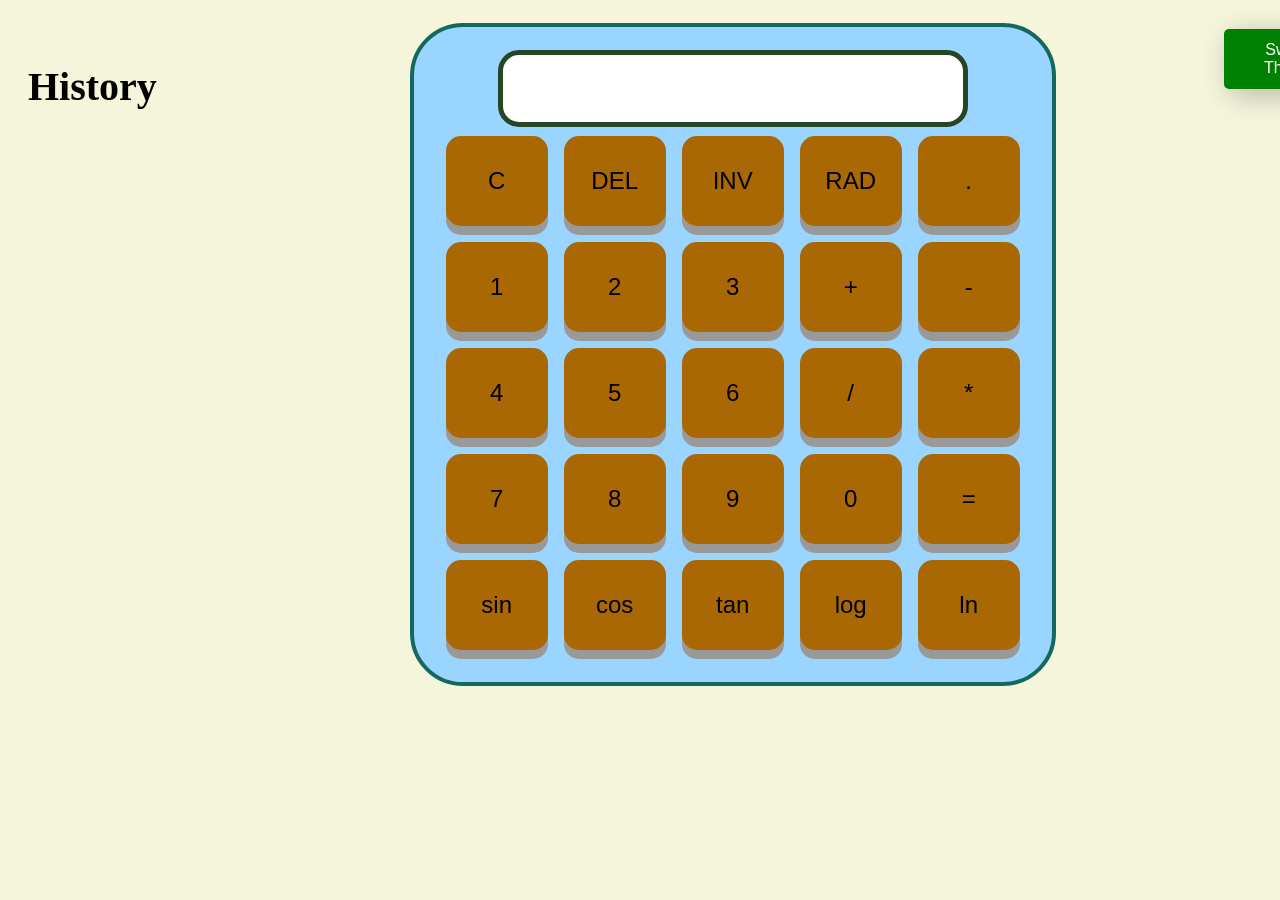
<file: 64. Advance Calculator/index.html>
<!DOCTYPE html>
<html lang="en">
<head>
    <meta charset="UTF-8">
    <meta http-equiv="X-UA-Compatible" content="IE=edge">
    <meta name="viewport" content="width=device-width, initial-scale=1.0">
    <link rel="stylesheet" href="style.css">
    <title>Calculator</title>
</head>
<body>
    <div id="TopSection">
        <p></p>
    </div>
    <div id="MainSection">
        <div>
            <p class="h1a">History</p>
        <ul id="history">
        </ul>
        </div>
        <div class="calculator" id="calc" value="light">
        
        
            <input class="input" type="text">
        
        <table>
        <tr>
        <td><button class="button">C</button></td>
        <td><button class="button">DEL</button></td>
        <td><button class="button" id="inv">INV</button></td>
        <td><button class="button" id="angle">RAD</button></td>
        <td><button class="button">.</button></td>
        </tr>
        <tr>
            <td><button class="button">1</button></td>
            <td><button class="button">2</button></td>
            <td><button class="button">3</button></td>
            <td><button class="button">+</button></td>
            <td><button class="button">-</button></td>
        </tr>
        <tr>
            <td><button class="button">4</button></td>
            <td><button class="button">5</button></td>
            <td><button class="button">6</button></td>
            <td><button class="button">/</button></td>
            <td><button class="button">*</button></td>
            </tr>
            <tr>
                <td><button class="button">7</button></td>
                <td><button class="button">8</button></td>
                <td><button class="button">9</button></td>
                <td><button class="button">0</button></td>
                <td><button class="button">=</button></td>
            </tr>
            <tr>
                <td><button class="button" id="sin">sin</button></td>
                <td><button class="button" id="cos">cos</button></td>
                <td><button class="button" id="tan">tan</button></td>
                <td><button class="button">log</button></td>
                <td><button class="button">ln</button></td>
            </tr>
        </table>
        </div>
        <div>
            <button onclick="toggle()" class="switch">Switch Theme</button>
            </div>
    </div>
    <script src="script.js"></script>

    
</body>
</html>
</file>
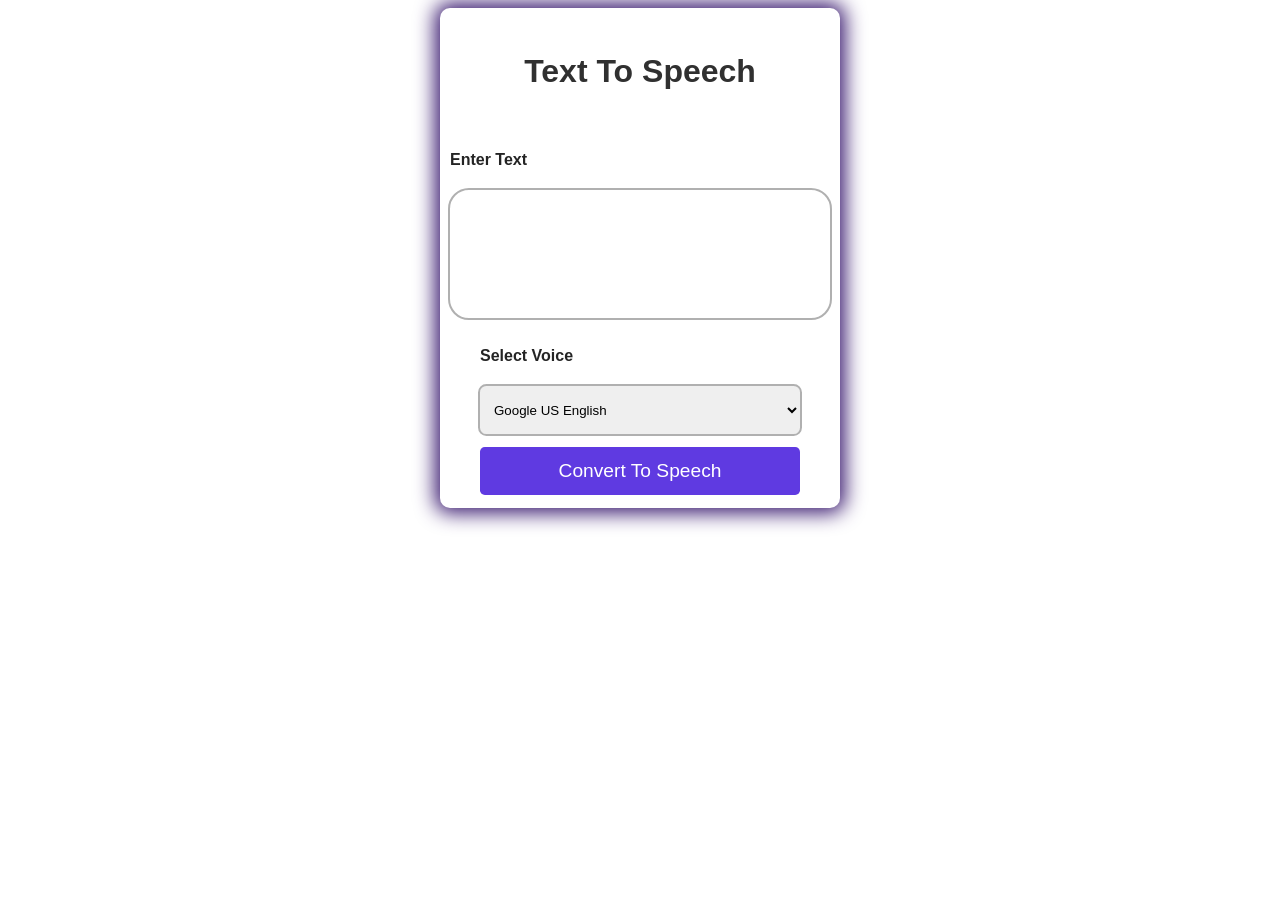
<file: 64. Text-to-speech/index.html>
<!DOCTYPE html>
<html lang="en">

<head>
    <meta charset="UTF-8">
    <meta name="viewport" content="width=device-width, initial-scale=1.0">
    <meta http-equiv="X-UA-Compatible" content="ie=edge">
    <title>Text-to-speech</title>
    <link rel="stylesheet" href="style.css">
    <script src="./script.js"></script>

</head>

<body>
    <main>
        <p class="title">Text To Speech</p>
        <div class="text-section">
            <p class="text-title">Enter Text</p>
            <textarea name="" id="text"></textarea>
        </div>


        <div class="voice-section">
            <p class="voice-title">Select Voice</p>
            <select name="" id="voice">
                <option value="Google US English">Google US English</option>
            </select>
        </div>

        <button class="submit">Convert To Speech</button>
    </main>

</body>

</html>
</file>
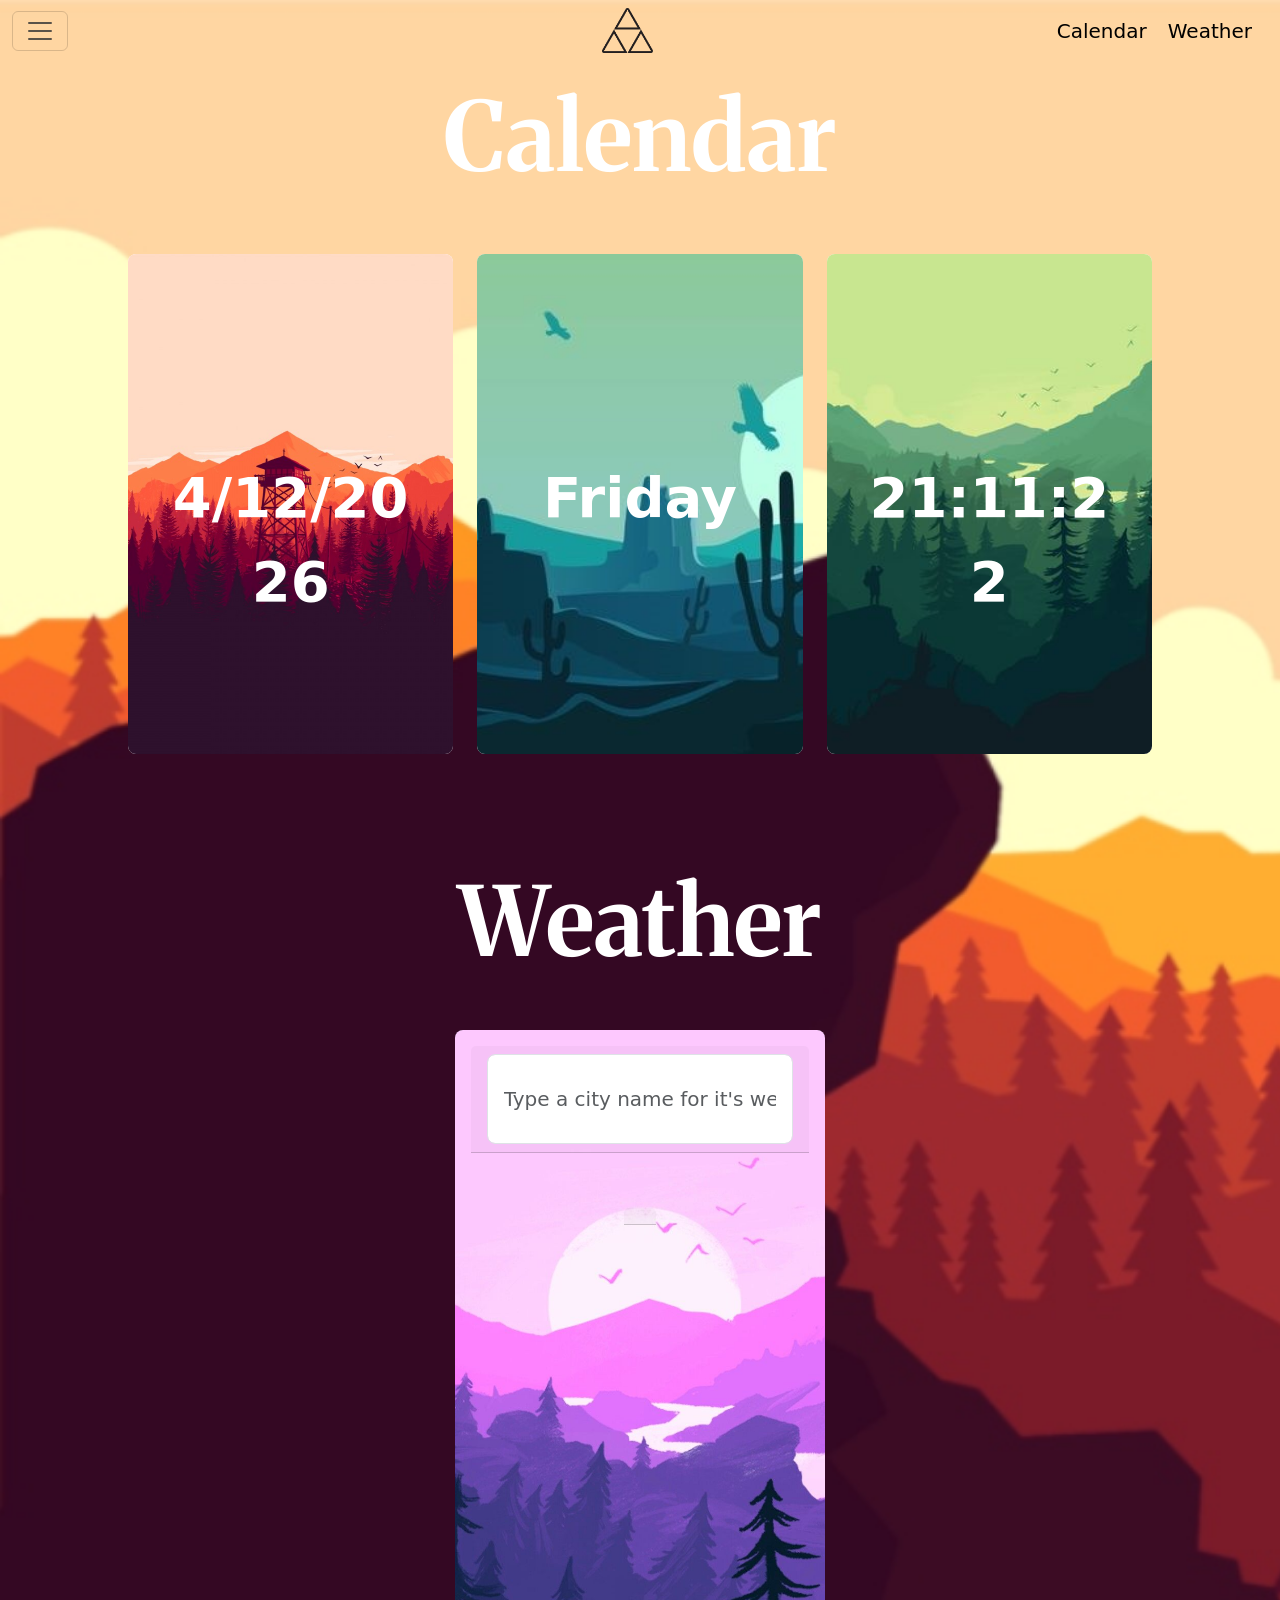
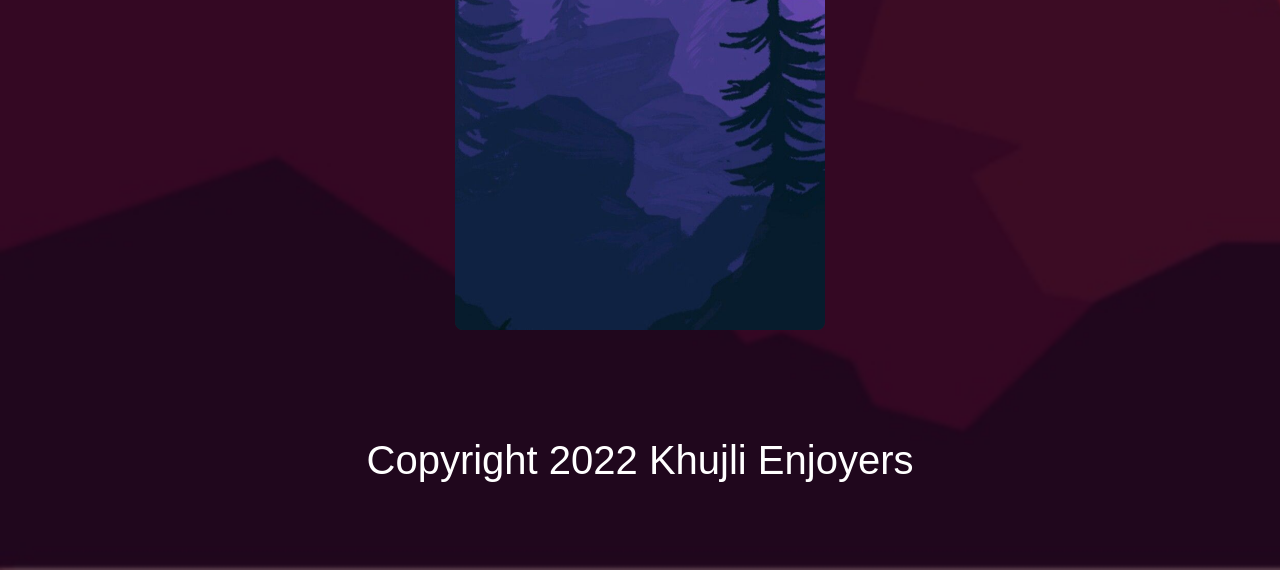
<file: 66.Calendar And Weather App/index.html>
<!DOCTYPE html>
<html lang="en">
<head>
    <meta charset="UTF-8">
    <meta http-equiv="X-UA-Compatible" content="IE=edge">
    <meta name="viewport" content="width=device-width, initial-scale=1.0">
    
    <link rel="stylesheet" href="index.css">
    <link href="https://cdn.jsdelivr.net/npm/bootstrap@5.1.3/dist/css/bootstrap.min.css" rel="stylesheet" integrity="sha384-1BmE4kWBq78iYhFldvKuhfTAU6auU8tT94WrHftjDbrCEXSU1oBoqyl2QvZ6jIW3" crossorigin="anonymous">
    <link rel="preconnect" href="https://fonts.googleapis.com">
    <link rel="preconnect" href="https://fonts.gstatic.com" crossorigin>
    <link href="https://fonts.googleapis.com/css2?family=Fira+Sans:ital,wght@0,400;1,200&family=Merriweather:wght@400;700&family=PT+Serif:wght@400;700&family=Roboto+Slab:wght@700&display=swap" rel="stylesheet">
    <script src="https://cdn.jsdelivr.net/npm/bootstrap@5.1.3/dist/js/bootstrap.bundle.min.js" integrity="sha384-ka7Sk0Gln4gmtz2MlQnikT1wXgYsOg+OMhuP+IlRH9sENBO0LRn5q+8nbTov4+1p" crossorigin="anonymous"></script>
    <script src="https://cdn.jsdelivr.net/npm/@popperjs/core@2.10.2/dist/umd/popper.min.js" integrity="sha384-7+zCNj/IqJ95wo16oMtfsKbZ9ccEh31eOz1HGyDuCQ6wgnyJNSYdrPa03rtR1zdB" crossorigin="anonymous"></script>
    <script src="https://cdn.jsdelivr.net/npm/bootstrap@5.1.3/dist/js/bootstrap.min.js" integrity="sha384-QJHtvGhmr9XOIpI6YVutG+2QOK9T+ZnN4kzFN1RtK3zEFEIsxhlmWl5/YESvpZ13" crossorigin="anonymous"></script>
    <title> Calendar</title>
    <link rel="icon" href="icons/calendar.png" type="image/icon type">
</head>
<body>
   <!-- Navbar -->

    <section id="title">
        <nav class="navbar navbar-light background  fixed-top ">
          
          <div class="container-fluid">
            
            <button class="navbar-toggler" type="button" data-bs-toggle="offcanvas" data-bs-target="#offcanvasNavbar" aria-controls="offcanvasNavbar">
              <span class="navbar-toggler-icon"></span>
            </button>
            <div>
              <img src="icons/logo2.png" style="height: 5vh;padding-left: 130px;">
            </div>
            <div>
              <a class="navbar-brand colorText" href="#calendar">Calendar</a>
              <a class="navbar-brand colorText" href="#weather">Weather</a>
            </div>
             
            <div class="offcanvas offcanvas-start" tabindex="-1" id="offcanvasNavbar" aria-labelledby="offcanvasNavbarLabel">
              <div class="offcanvas-header">
                <h5 class="offcanvas-title myName" id="offcanvasNavbarLabel"></h5>
                <button type="button" class="btn-close text-reset" data-bs-dismiss="offcanvas" aria-label="Close"></button>
              </div>
              <div class="offcanvas-body">
                <ul class="navbar-nav justify-content-end flex-grow-1 pe-3">
                  <li class="nav-item">
                    <a class="nav-link" aria-current="page" href="https://hack-overflow-website-home.vercel.app/"><img src="icons/home.png" style="height: 6vh;"> Home</a>
                  </li>
                  <li class="nav-item">
                    <a class="nav-link" href="https://to-dolistt.herokuapp.com/"><img src="icons/to-do.png" style="height: 6vh;"> To-do</a>
                  </li>
                  <li class="nav-item">
                    <a class="nav-link active" href="https://hack-overflow-website-calendar.vercel.app/"><img src="icons/calendar.png" style="height: 6vh;"> Calendar</a>
                  </li>
                  <li class="nav-item">
                    <a class="nav-link" href="https://hack-overflow-website-notes-taking.vercel.app/"><img src="icons/notes.png" style="height: 6vh;">  Notes</a>
                  </li>
                  <li class="nav-item">
                    <a class="nav-link" href="https://hack-overflow-website-links.vercel.app/"><img src="icons/links.png" style="height: 6vh;">  Links</a>
                  </li>
                  <li class="nav-item">
                    <a class="nav-link" href="https://hack-overflow-website-upskill.vercel.app/"><img src="icons/rocket.png" style="height: 6vh;"> Upskill</a>
                  </li>
                </ul>
              </div>
            </div>
          </div>
        </nav>
      </section>

      <!-- For Calendar  -->

    <div class="container text-center" >
      <h1 id="calendar" class="heading" style="margin-top: 30px;padding-top: 50px;">Calendar</h1>
    </div>
    <section class="text-center" id="itemCards" style="padding-top: 30px;padding-bottom: 60px;">
        <div class="row">
            <div class="col-lg-4 col-md-6 calender-column text-center">
                <div class="card text-center rounded-3" id="boxSize">
                    <img class="card-img rounded-3" src="images/bg1.jpg" alt="Card image">
                    <div class="card-img-overlay">
                        <div class="card-body">
                            <p class="card-text heading2" id="date"></p>
                        </div>
                    </div>
                </div>
            </div>
            
            <div class="col-lg-4 col-md-6 calender-column" >
                <div class="card text-center rounded-3" id="boxSize">
                    <img class="card-img rounded-3" src="images/bg3.jpg" alt="Card image">
                    <div class="card-img-overlay">
                        <div class="card-body">
                            <p class="card-text heading2" id="day"></p>
                        </div>
                    </div>
                </div>
            </div>
            <div class="col-lg-4  calender-column">
                <div class="card text-center rounded-3" id="boxSize">
                    <img class="card-img rounded-3" src="images/bg2.jpg" alt="Card image">
                    <div class="card-img-overlay">
                        <div class="card-body">
                            <p class="card-text heading2" id="time"></p>
                        </div>
                    </div>
                </div>
            </div>
          </div>
    </section>

    <!-- For Weather -->

      <div class="container text-center" >
        <h1 id="weather" class="heading" style="margin-top: 30px;margin-bottom: 50px;">Weather</h1>
      </div>
      <div class="row" style="align-items: center;justify-content: center;justify-items: center;">
        <div class="col-lg-4 col-sm-10 col-md-6">
          <div class="card bg-dark text-white rounded-3" style="height: 100vh;border: none;margin-right: 20px;margin-left: 20px;">
            <img src="images/bg7.jpg" class="card-img rounded-3" alt="...">
            <div class="card-img-overlay">
              <div class="card-header " >
                <input type="text" autocomplete="off" class="search-box input-group form-control form-control-lg" placeholder="Type a city name for it's weather" style="height: 10vh;">
              </div>
              <main>
                <section class="location card-header" style="margin-top: 30px;">
                  <div class="city card-text text-black"></div>
                </section>
                <div class="current">
                  <div class="temp card-text"></div>
                  <div class="weather card-text"></div>
                  <div class="hi-low card-text"></div>
                </div>
              </main>
            </div>
          </div>
        </div>
      </div>
</body>

<footer>
    <div class="text-center">
      <p style="padding-bottom: 80px;margin-top: 100px;margin-bottom: 0px;padding-left: 10px;padding-right: 10px;" class="copyright">Copyright 2022 Khujli Enjoyers</p>
    </div>
</footer>

<script src="index.js"></script>

</html>
</file>
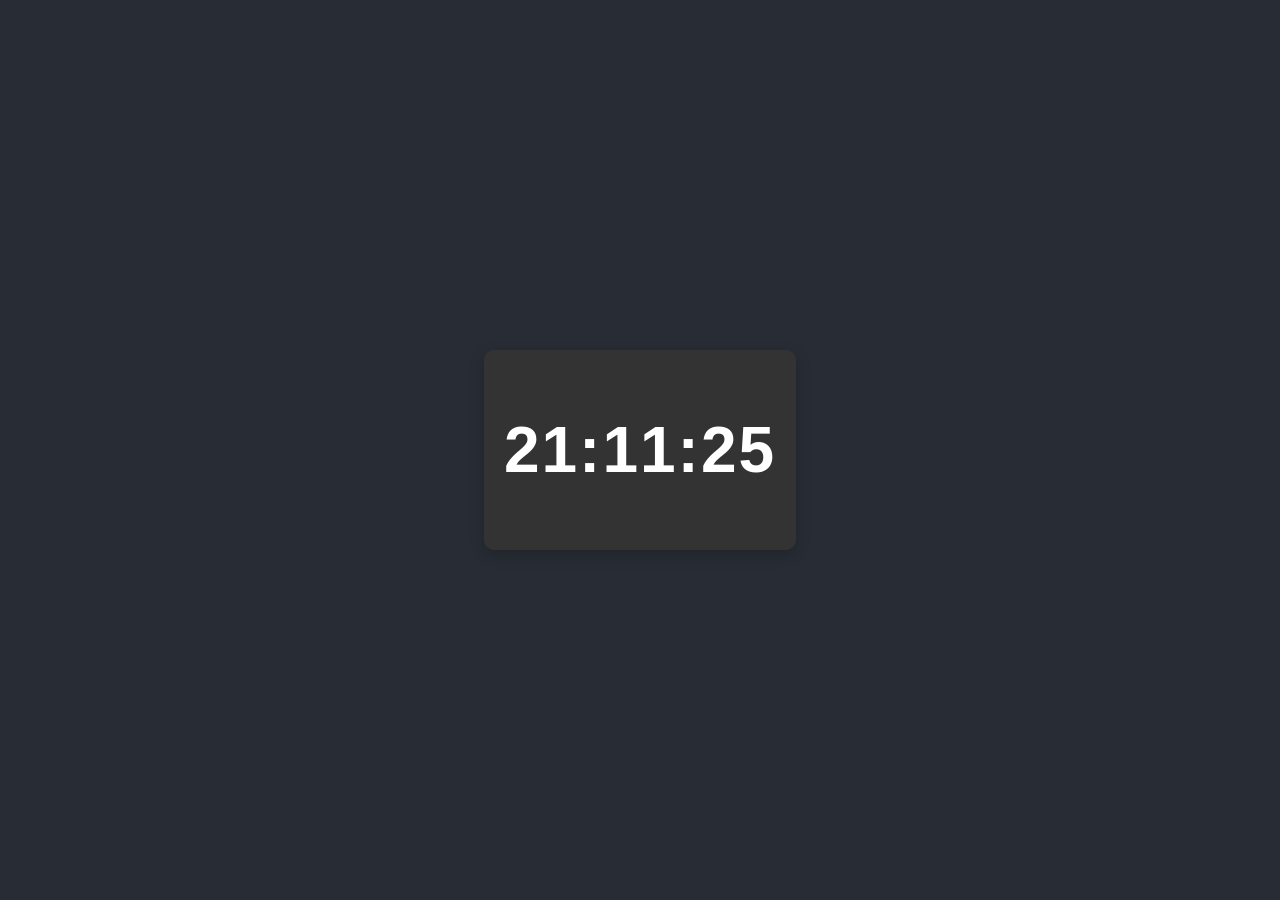
<file: 77.digital_clock/index.html>
<!DOCTYPE html>
<html lang="en">
<head>
    <meta charset="UTF-8">
    <meta name="viewport" content="width=device-width, initial-scale=1.0">
    <meta http-equiv="X-UA-Compatible" content="ie=edge">
    <title>Digital Clock</title>
    <link rel="stylesheet" href="styles.css">
</head>
<body>
    <div class="clock-container">
        <h1 id="clock">00:00:00</h1>
    </div>
    <script src="script.js"></script>
</body>
</html>
</file>
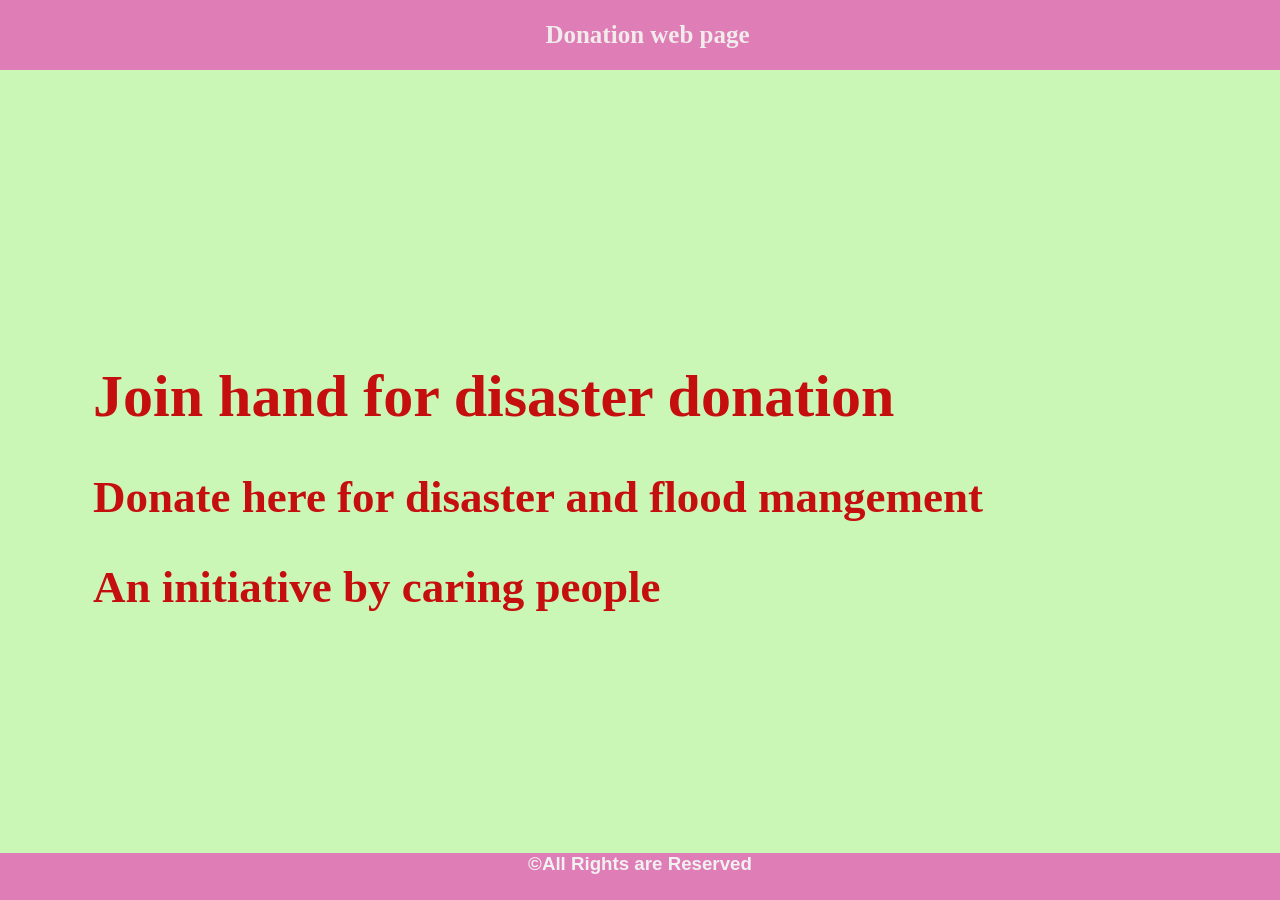
<file: Donation website/index.html>
<!DOCTYPE html>
<html>
<head>
	<title>Donation for disaster and flood</title>
	<link rel="stylesheet" type="text/css" href="style.css">
</head>
<body>
	<div id="count">
		<nav><h2>Donation web page</h2></nav>
		<div class="text">
			<br><br><br><br><br><br><br><br>
			<h1>Join hand for disaster donation </h1>
			<h2>Donate here for disaster and flood mangement </h2>
			<form><script src="https://checkout.razorpay.com/v1/payment-button.js" data-payment_button_id="pl_IuhO61pYI34ute" async> </script> </form>
			<h2>An initiative by caring people </h2>
		</div>
		<footer>
			<h3>&copy;All Rights are Reserved</h3>
		</footer>
	</div>
</body>
</html>
</file>
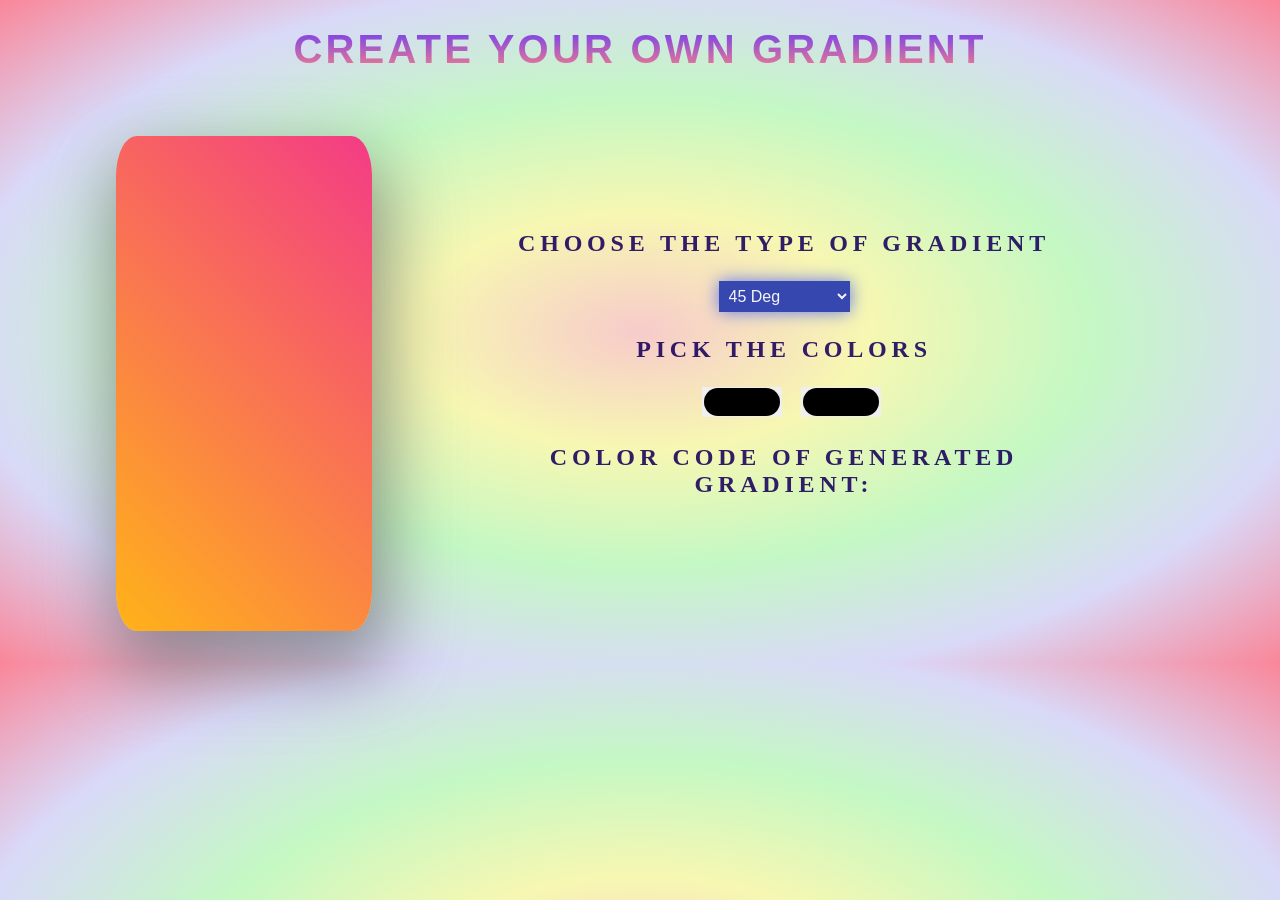
<file: Gradient Generator/index.html>
<!-- ctrl + shift + P for live server preview -->
   <!DOCTYPE html>
<html>
    <head>
        <title>Gradient Generator</title>
        <meta name="viewport" content="width=device-width, initial-scale=1">
        <link rel="stylesheet" href="style.css">
    </head>
    <body>
        <h1>CREATE YOUR OWN GRADIENT</h1>
        <div class="container">
            <div id="gradient"></div>
            <div id="define">
                <h3>Choose the type of Gradient</h3>
                <select name="type" id="type">
                    <option value="45deg">45 Deg</option>
                    <option value="90deg">Left to Right</option>
                    <option value="180deg">Top to Bottom</option>
                    <option value="radial">Radial</option>
                </select>
                <h3>Pick the colors</h3>
                <input type="color" class="color1" >
                <input type="color" class="color2" >
                <h3>Color Code of Generated Gradient:</h3>
                <h4></h4>
            </div>
        </div>

        <script type="text/javascript" src="index.js"></script>
    </body>
</html>
</file>
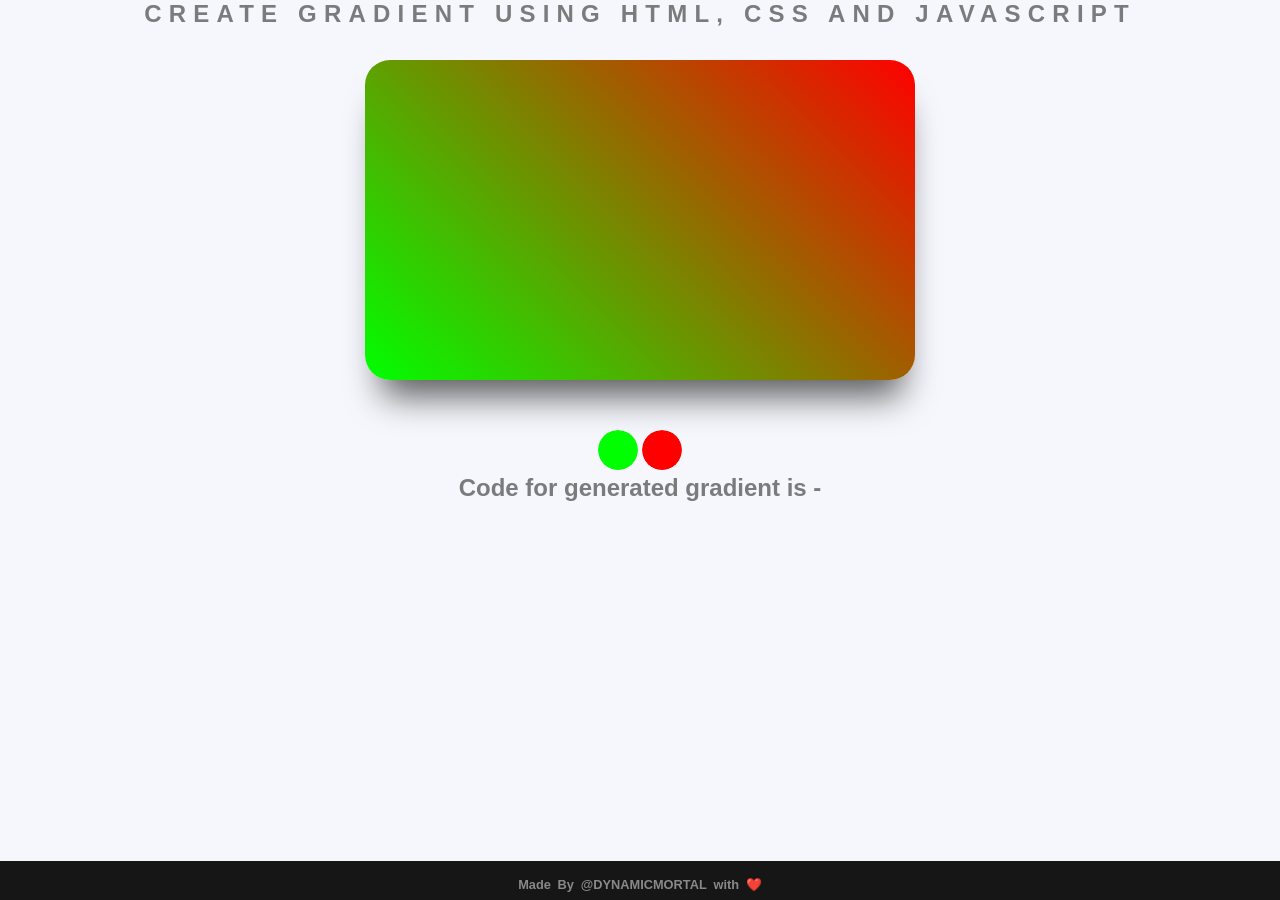
<file: LinearGradientGenerator/index.html>
<!DOCTYPE html>
<html lang="en">

<head>
    <meta charset="UTF-8">
    <meta http-equiv="X-UA-Compatible" content="IE=edge">
    <meta name="viewport" content="width=device-width, initial-scale=1.0">
    <title>Gradient Generator</title>
    <link rel="stylesheet" href="./style.css">
    <script async src="https://pagead2.googlesyndication.com/pagead/js/adsbygoogle.js?client=ca-pub-1732364001274252"
     crossorigin="anonymous"></script>
</head>

<body>
    <section class="main-div">
        <div class="container">
            <h3>Create Gradient using HTML, CSS and Javascript</b></h3>
            <div id="gradient"></div>
            <input class="color1" type="color" name="color1" value="#00ff00">
            <input class="color2" type="color" name="color2" value="#ff0000">
            <h2>Code for generated gradient is - </h2>
            <h4></h4>
        </div>
    </section>
    <footer>
        <p>Made By <a href="www.github.com/DYNAMICMORTAL"><strong>@DYNAMICMORTAL</strong></a> with ❤️ </p>
    </footer>
    <script type="text/javascript" src="script.js"></script>
</body>

</html>
</file>
<file: 64. Advance Calculator/style.css>
#MainSection{
    text-align: center;
    margin-top:23px;
    display: flex;
}
body{
    background-color: beige;
}

table{
    margin: auto;
}

input{
    border-radius: 21px;
    border: 5px solid #244624;
    font-size:34px;
    height: 65px;
    width: 456px;
}

.button{
    border-radius: 20px;
    font-size: 40px;
    background: #978fa0;
    width: 102px;
    height: 90px;
    margin: 6px;
}
.calculator{ 
    margin-left: 20%;
    border: 4px solid #13695d;
    background-color: #99d5ff;
    padding: 23px;
    border-radius: 53px;
    display: inline-block;
    
}
.dark-mode{
    background-color: black;
    color: #b5d307;
}
#history{
    font-size: 40px;
    font-family: 'Times New Roman', Times, serif;
    font-weight: 700;
    
}
.switch{
    border-radius: 8px;
    font-size: 40px;
    background: #978fa0;
    width:fit-content;
    height: 60px;
    margin: 6px;
    margin-left: 90%;

}
.h1a{
    
    font-size: 40px;
    margin-left: 20px;
    font-family: Georgia, 'Times New Roman', Times, serif;
    font-weight: 700;
}
.switch {
    text-decoration: none;
    border: none;
    padding: 12px 40px;
    font-size: 16px;
    background-color: green;
    color: #fff;
    border-radius: 5px;
    box-shadow: 7px 6px 28px 1px rgba(0, 0, 0, 0.24);
    cursor: pointer;
    outline: none;
    transition: 0.2s all;
}

  
.switch:active {
    transform: scale(0.98);
    
    box-shadow: 3px 2px 22px 1px rgba(0, 0, 0, 0.24);
    
}
.button {
    padding: 15px 25px;
    font-size: 24px;
    text-align: center;
    cursor: pointer;
    outline: none;
    background-color: #aa6804;
    border: none;
    border-radius: 15px;
    box-shadow: 0 9px #999;
  }
  
  .button:hover {background-color: #3e3e8e}
  
  .button:active {
    background-color: #3e3e8e;
    box-shadow: 0 5px #666;
    transform: translateY(4px);
  }
</file>
<file: 64. Text-to-speech/style.css>
main {
    background-color: rgb(255, 255, 255);
    height: 500px;
    width: 400px;
    border-radius: 10px;
    box-shadow: 0px 0px 20px 5px rgb(54, 22, 109);
    display: flex;
    flex-direction: column;
    Justify-content: space-evenly;
    align-items: center;
    margin: auto;
}

.title {
    font-size: 2rem;
    font-family: Arial, Helvetica, sans-serif;
    font-weight: bold;
    color: rgb(48, 48, 48);
}

.text-section {
    display: flex;
    Justify-content: center;
    align-items: center;
    flex-direction: column;
    gap: 5px;
}

.text-title {
    font-family: Arial, Helvetica, sans-serif;
    font-weight: bold;
    color: rgb(36, 36, 36);
    align-self: start;
}

#text {
    height: 7rem;
    width: 20rem;
    border: none;
    border-radius: 0.5cm;
    resize: none;
    outline: 2px solid rgba(128, 128, 128, 0.623);
    font-size: 15px;
    font-family: Arial, Helvetica, sans-serif;
    padding: 8px 30px;
}

.voice-section {
    display: flex;
    justify-content: center;
    align-Items: center;
    flex-direction: column;
    gap: 5px;
}

.voice-title {
    font-family: Arial, Helvetica, sans-serif;
    font-weight: bold;
    color: rgb(36, 36, 36);
    align-self: start;
}

#voice {
    height: 3rem;
    width: 20rem;
    border: none;
    outline: 2px solid rgba(128, 128, 128, 0.623);
    border-radius: 0.4rem;
    padding: 0px 10px;
}

.submit {
    background-color: rgba(92, 55, 225, 0.979);
    color: white;
    width: 20rem;
    height: 3rem;
    border-radius: 0.3rem;
    font-size: 1.2rem;
    border: none;
}
</file>
<file: 66.Calendar And Weather App/index.css>
body{
    background-image: url("images/bg5.jpg");
    background-size: cover;
    align-items: center; 
}

#itemCards{
    padding: 10%;

}

.calender-column{
    padding: 2% 2%;
}

.heading{
    margin-top: 1.5%;
    font-size: 6rem;
    color: white;
    font-family: 'Merriweather', serif;
    font-weight: bold;
}

#boxSize{
    border: none;
    height: 500px;
}

#Head{
    font-size: 5rem;
    color: white;
    font-family: 'Merriweather', serif;
}

.heading2{
    padding-top: 170px;
    font-size: 3.5rem;
    font-weight: bold;
    color: white;
    font-family: 'Roboto Slab', serif,bold 700;
}

img{
    object-fit: cover;
    height: 100%;
}

.copyright{
    font-size: 2.5rem;
    font-family: sans-serif;
    color: white;
}

  
  header {
    display: flex;
    justify-content: center;
    align-items: center;
    padding: 50px 15px 15px;
  }
  
  header input {
    width: 100%;
    max-width: 280px;
    padding: 10px 15px;
    border: none;
    outline: none;
    background-color: rgba(255, 255, 255, 0.3);
    border-radius: 16px 0px 16px 0px;
    border-bottom: 3px solid #DF8E00;
    
    color: #313131;
    font-size: 20px;
    font-weight: 300;
    transition: 0.2s ease-out;
  }
  
  header input:focus {
    background-color: rgba(255, 255, 255, 0.6);
  }
  
  main {
    flex: 1 1 100%;
    padding: 25px 25px 50px;
    display: flex;
    flex-direction: column;
    align-items: center;
    text-align: center;
  }
  
  .location .city {
    color: #FFF;
    font-size: 2.5rem;
    font-weight: 500;
    margin-bottom: 5px;
  }
  
  .location .date {
    color: #FFF;
    font-size: 16px;
  }
  
  .current .temp {
    color: #FFF;
    font-size: 102px;
    font-weight: 900;
    margin: 30px 0px;
    text-shadow: 2px 10px rgba(0, 0, 0, 0.6);
  }
  
  .current .temp span {
    font-weight: 500;
  }
  
  .current .weather {
    color: #FFF;
    font-size: 2.5rem;
    font-weight: 700;
    font-style: italic;
    margin-bottom: 15px;
    text-shadow: 0px 3px rgba(0, 0, 0, 0.4);
  }
  
  .current .hi-low {
    color: #FFF;
    font-size: 2rem;
    font-weight: 500;
    text-shadow: 0px 4px rgba(0, 0, 0, 0.4);
  }
  li{
    font-size: 1.5rem;
    font-weight: bold;
  }
  @media screen and (max-width: 500px) {
    .heading{
        margin-top: 1.5%;
        font-size: 4rem;
        color: white;
        font-family: 'Merriweather', serif;

        font-weight: bold;
    }
    .heading2{
      padding-top: 170px;
      font-size: 2.5rem;
      font-weight: bold;
      color: white;
      font-family: 'Roboto Slab', serif,bold 700;
  }
  }
</file>
<file: 77.digital_clock/styles.css>
body {
    margin: 0;
    padding: 0;
    display: flex;
    justify-content: center;
    align-items: center;
    height: 100vh;
    background-color: #282c34;
    color: #fff;
    font-family: 'Arial', sans-serif;
}

.clock-container {
    display: flex;
    justify-content: center;
    align-items: center;
    background-color: #333;
    padding: 20px;
    border-radius: 10px;
    box-shadow: 0 5px 15px rgba(0, 0, 0, 0.2);
}

#clock {
    font-size: 4rem;
    letter-spacing: 2px;
}
</file>
<file: Donation website/style.css>
@import url('https://fonts.googleapis.com/css2?family=Lemonada:wght@700&display=swap');
body {
	margin: 0;
	padding: 0;
	height: 100vh;
	color: white;
	background-color: rgb(203, 247, 182);
    
	height: 100%; /* You must set a specified height */
  	background-position: center; /* Center the image */
  	background-repeat: no-repeat; /* Do not repeat the image */
  	background-size: cover;
}
#count {
	height: 100%;
	background-size: cover;
	display: flex;
	justify-content: center;
	align-items: center;
}
.text {
	justify-content: left;
	margin: 50px;
	font-size: 30px;
	color: rgb(197, 15, 15);
	width: 80%;
	margin-left: -20px;
}
nav {
	width: 100%;
	background: rgba(243, 5, 184, 0.5);
	position: fixed;
	top: 0;
	height: 70px;
	
}
nav > h2 {
	font-family:Cambria, Cochin, Georgia, Times, 'Times New Roman', serif;
	color: rgb(241, 235, 235);
	margin-left: 15px;
	padding-bottom: 10px;
	font-size: 25px;
	text-align: center;
}
form > h1 {
	color: #f10bde;
}
form {
	text-align: center;
}
footer {
	height: 47px;
	width: 100%;
	background: rgba(243, 5, 184, 0.5);
	position: fixed;
	bottom: 0;
	text-align: center;
	
}
footer > h3 {
	font-family:'Trebuchet MS', 'Lucida Sans Unicode', 'Lucida Grande', 'Lucida Sans', Arial, sans-serif ;
	color: #f1f1f1;
	margin: 0px;
}
</file>
<file: Gradient Generator/style.css>
*{
    box-sizing: border-box;
}

body{
    color: rgba(0,0,0,.5);
    font-family: 'Comfortaa', cursive; 
    text-align: center;
    background: radial-gradient(rgb(247, 203, 203), rgb(247, 247, 178), rgb(196, 248, 196), rgb(217, 217, 248), rgb(250, 134, 153));
}

h1{
    font-family: 'Spartan', sans-serif;  
    text-transform: uppercase;
    letter-spacing: 0.2rem;
    color: rgba(0,0,0,.5);
    font-weight: 900;
    font-size: 2.5rem;
    background: -webkit-linear-gradient(rgb(108, 59, 243),rgb(248, 129, 137));
    -webkit-background-clip: text;
    -webkit-text-fill-color: transparent;
}

.container{
    display: flex;
    margin: 2rem auto;
    justify-content: center;
    align-items: center;
}

#gradient{
    height: 55vh;
    width: 20vw;
    background-color: black;
    border-radius: 8%;
    box-shadow: 6px 31px 68px 10px rgba(95, 94, 94, 0.6);
    background: linear-gradient(45deg, #FFB319 , #F43B86);
    margin-top: 2rem;
    margin-left: 2rem;
    min-width: 220px;
}

input{
    border: none;
    border-radius: 0px;
    height: 30px;
    width: 80px;
    outline: none;
    -webkit-appearance: none;
    margin-left: 15px;
}

input::-webkit-color-swatch-wrapper {
    padding: 0; 
}
input::-webkit-color-swatch {
    border: none;
    border-radius: 20px;
}

#define{
    margin:0rem 6rem;
    width: 50%;
}

h3 {
    font-family: 'Comfortaa', cursive;
    color: rgba(29, 7, 95, 0.911);
    text-align: center;
    margin: 1.5rem auto;
    text-transform: uppercase;
    letter-spacing: .2em;
    width: 100%;
    font-size: 1.5rem;
    font-weight: 900;
}

h4{
    font-family: monospace;
    font-size: 1.4rem;
    color: rgba(17, 3, 59, 0.911);
}

#type{
    background-color: rgb(54, 72, 175);
    color: whitesmoke;
    padding: 6px;
    outline: violet;
    border: thistle;
    font-size: 1rem;
    box-shadow: 0px 0px 17px 0.1px rgb(101, 121, 233);
}

@media screen and (max-width: 850px){
    h1{
        font-size: 2.2rem;
    }
    h3{
        font-size: 1.2rem;
    }
}

@media screen and (max-width: 720px) {
    .container{
        flex-direction: column;
    }

    #define{
        margin-top: 50px;
        width: 90vw;
    }
}
</file>
<file: LinearGradientGenerator/style.css>
:root{
    --primary: #edff00;
    --dark: #161616;
    --pure: #ffffff;
    --ternary: #898989;
    --light: #f6f7fc;
    --secondary: #070606;
}
*{
    margin: 0;
    padding: 0;
    box-sizing: border-box;
    --webkit-font-smoothing: antialiased;
}
.container{
    margin: 0 auto;
}

body {
    font: 'Raleway', sans-serif;
    color: rgba(0,0,0,.5);
    text-align: center;
    font-family: Verdana, Geneva, Tahoma, sans-serif;
    height: 100vh;
    background-color: #f6f7fc;
}
#gradient{
    position: relative;
    background: linear-gradient(45deg, #00ff00 , #ff0000);
    width: 550px;
    height: 320px;
    border-radius: 25px;
    margin-top: 2rem;
    left: 50%;
    transform: translateX(-50%);
    margin-bottom: 50px;
    box-shadow: 2px 31px 35px -15px rgba(0,0,0,0.64);
}
input{
    border-radius: 50%;
    height: 40px;
    width: 40px;
    border: none;
    outline: none;
    -webkit-appearance: none;
}
input::-webkit-color-swatch-wrapper {
    padding: 0; 
}
input::-webkit-color-swatch {
    border: none;
    border-radius: 50%;
}
h3 {
    font: 600 1.5em 'Raleway', sans-serif;
    color: rgba(0,0,0,.5);
    text-align: center;
    text-transform: uppercase;
    letter-spacing: .3em;
    width: 100%;
}
footer{
    background: var(--dark);
    position: absolute;
    bottom:0px;
    width: 100%;
    margin-left: 0;
    margin-right: 0;
    height: 39px;
    text-align: center;
    color: var(--ternary);
    font-family: 'Raleway',sans-serif;
    padding: 1rem;
    font-size: 0.8rem;
    word-spacing: 0.2rem;
    font-weight: 600;
}
footer a{
    text-decoration: none;
    color:#898989;
}
</file>
